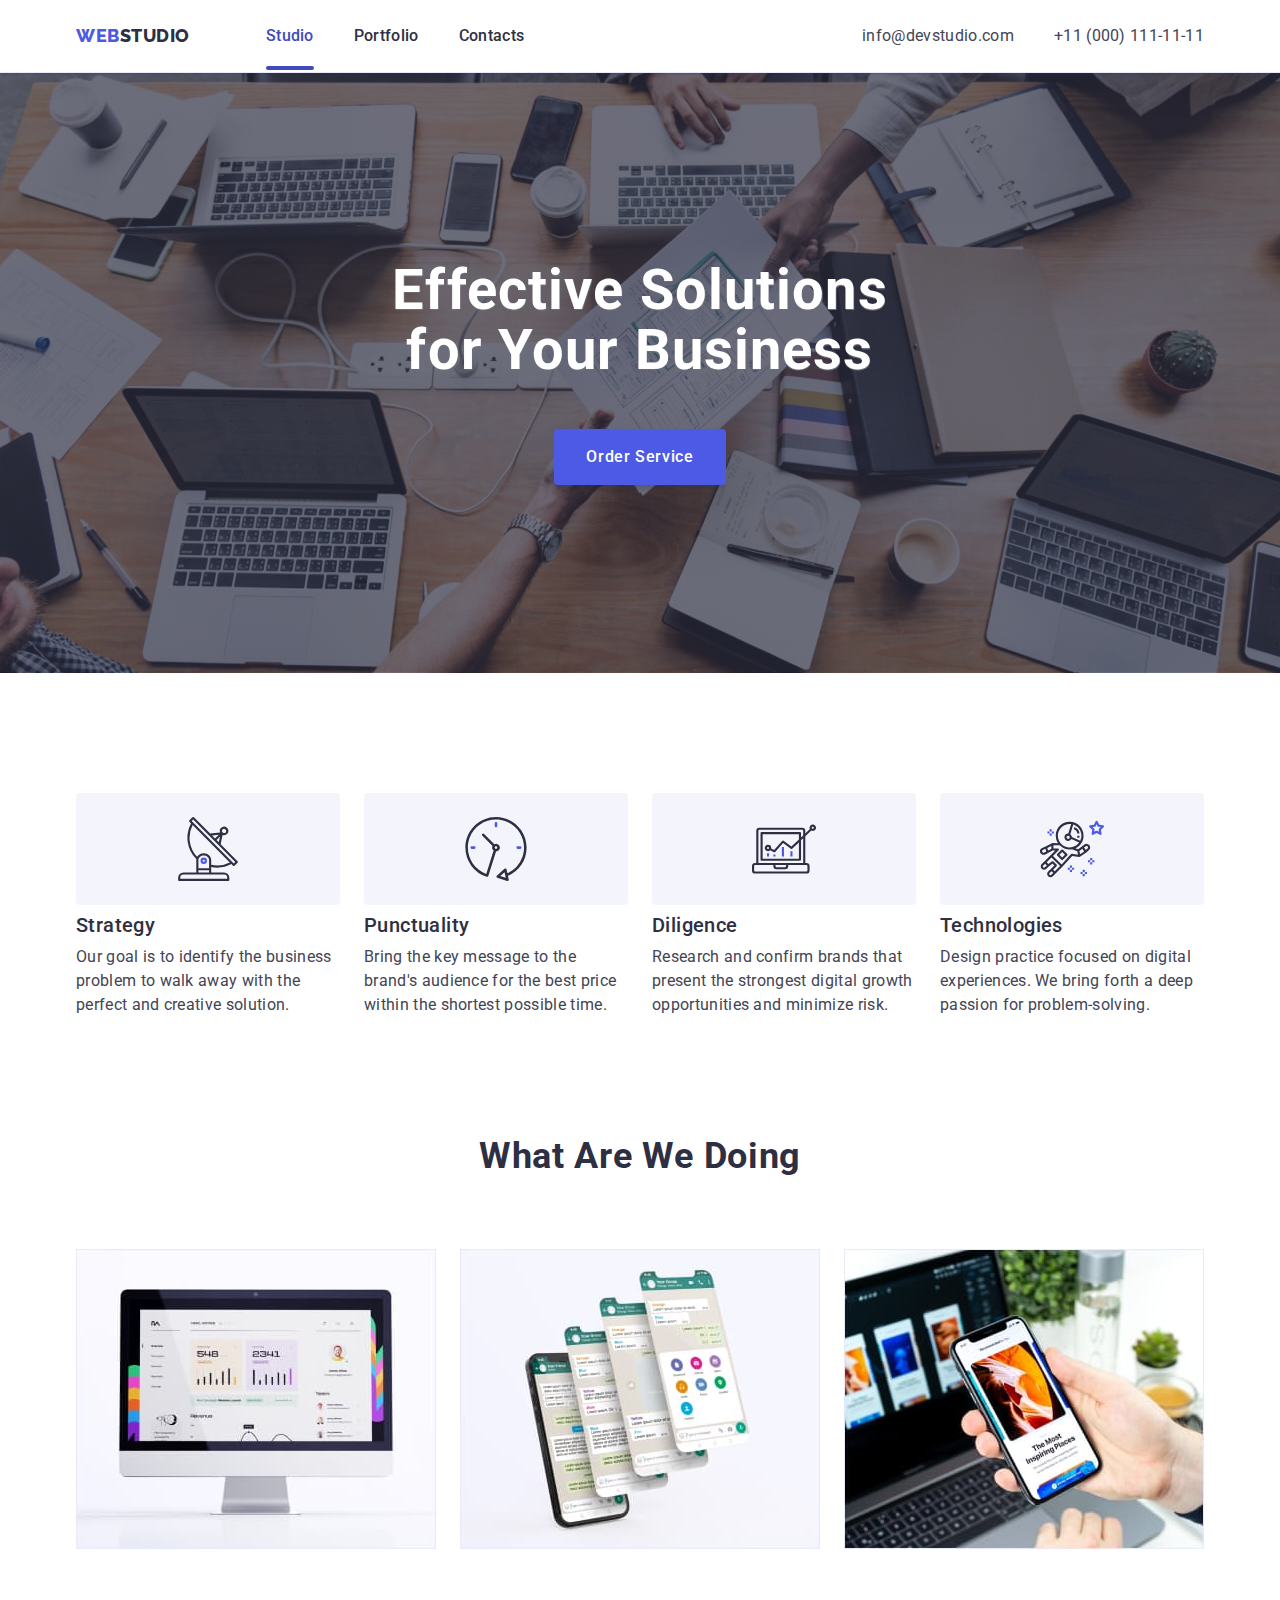
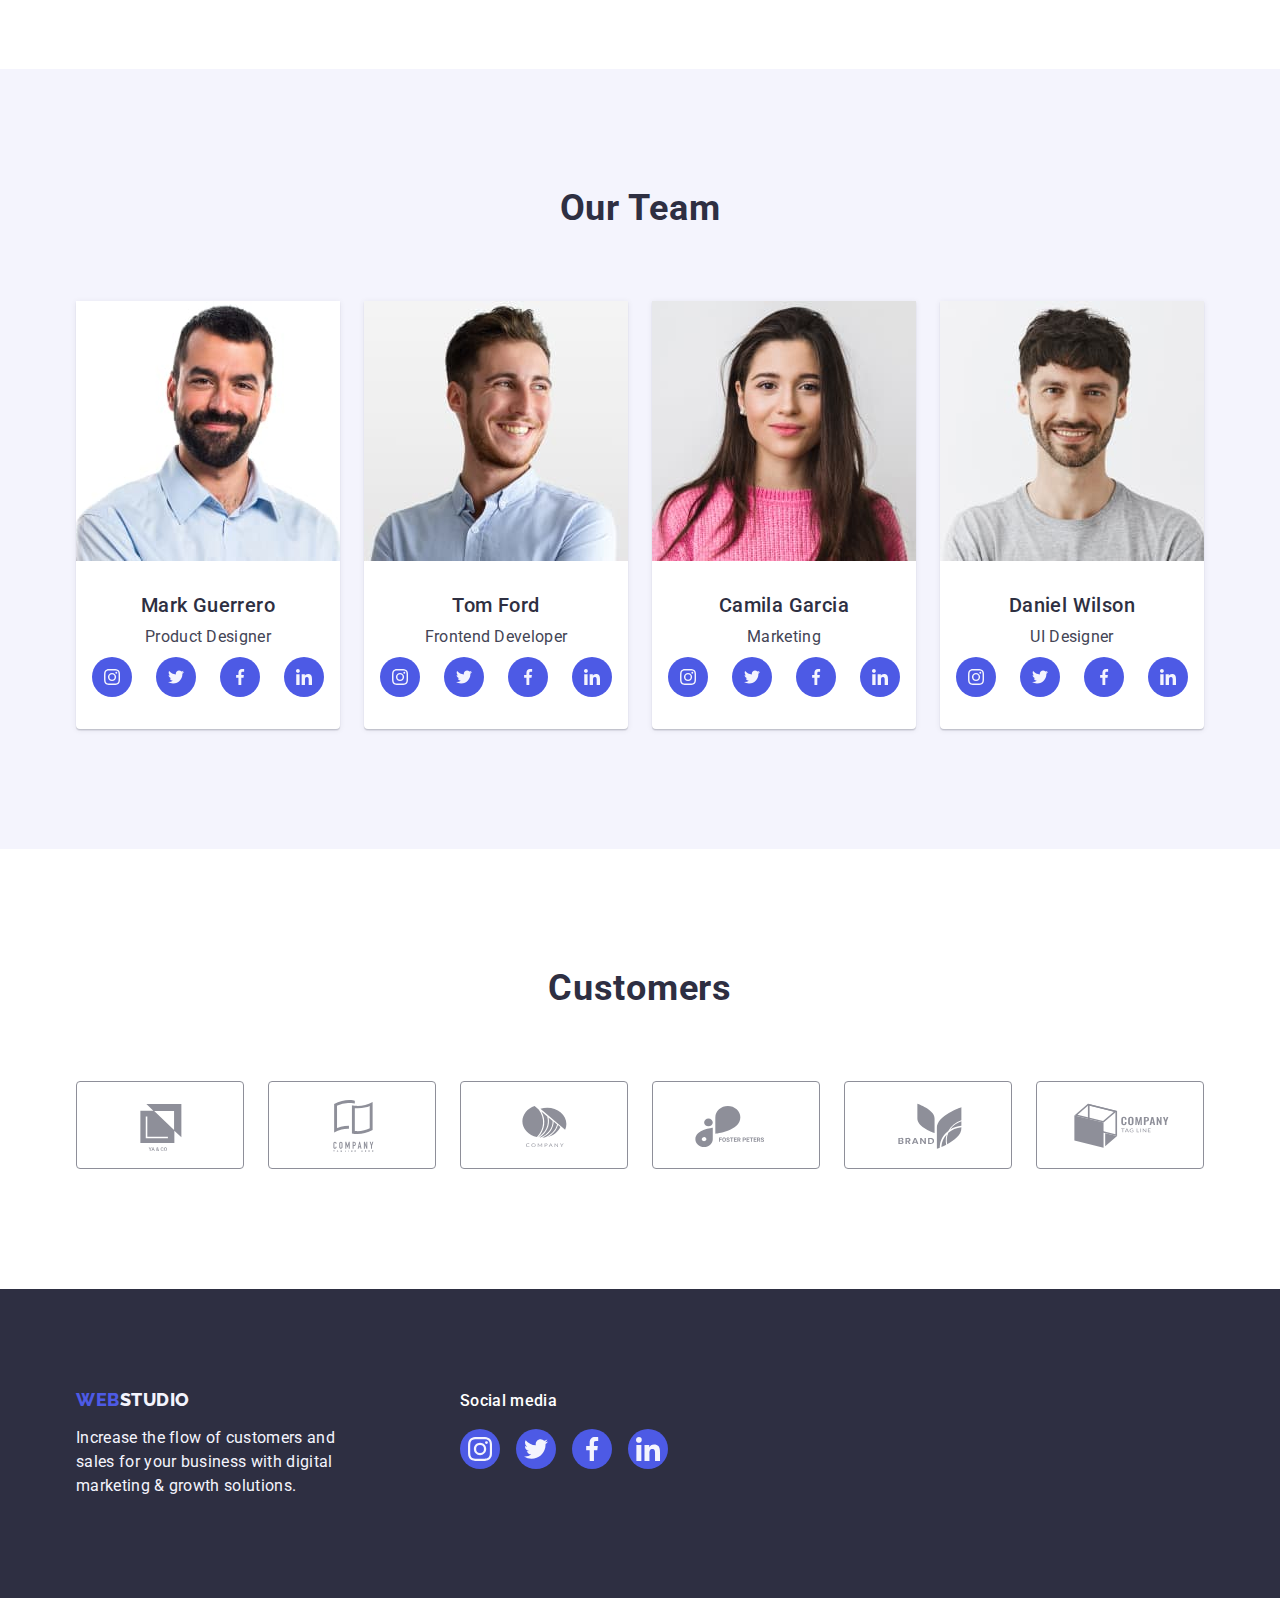
<file: index.html>
<!DOCTYPE html>
<html lang="en">
  <head>
    <meta charset="UTF-8" />
    <meta name="viewport" content="width=device-width, initial-scale=1.0" />
    <title>Effective Solutions for Your Business</title>
    <!-- FONTS -->
    <link rel="preconnect" href="https://fonts.googleapis.com" />
    <link rel="preconnect" href="https://fonts.gstatic.com" crossorigin />
    <link
      href="https://fonts.googleapis.com/css2?family=Raleway:wght@800&family=Roboto:wght@400;500;700;900&display=swap"
      rel="stylesheet"
    />
    <link
      rel="stylesheet"
      href="https://cdnjs.cloudflare.com/ajax/libs/modern-normalize/2.0.0/modern-normalize.min.css"
      integrity="sha512-4xo8blKMVCiXpTaLzQSLSw3KFOVPWhm/TRtuPVc4WG6kUgjH6J03IBuG7JZPkcWMxJ5huwaBpOpnwYElP/m6wg=="
      crossorigin="anonymous"
      referrerpolicy="no-referrer"
    />
    <link
      rel="stylesheet"
      href="https://cdnjs.cloudflare.com/ajax/libs/modern-normalize/2.0.0/modern-normalize.min.css"
      integrity="sha512-4xo8blKMVCiXpTaLzQSLSw3KFOVPWhm/TRtuPVc4WG6kUgjH6J03IBuG7JZPkcWMxJ5huwaBpOpnwYElP/m6wg=="
      crossorigin="anonymous"
      referrerpolicy="no-referrer"
    />
    <!-- MODERN-NORMALIZE -->
    <link
      rel="stylesheet"
      href="https://cdnjs.cloudflare.com/ajax/libs/modern-normalize/2.0.0/modern-normalize.min.css"
      integrity="sha512-4xo8blKMVCiXpTaLzQSLSw3KFOVPWhm/TRtuPVc4WG6kUgjH6J03IBuG7JZPkcWMxJ5huwaBpOpnwYElP/m6wg=="
      crossorigin="anonymous"
      referrerpolicy="no-referrer"
    />
    <!-- MAIN CSS -->
    <link rel="stylesheet" href="./css/styles.css" />
  </head>
  <body>
    <!-- HEADER -->
    <header id="header" class="header">
      <div class="container flex-content">
        <nav class="main-nav">
          <a href="./index.html" class="logo link"
            >Web<span class="header-logo-span">Studio</span></a
          >
          <ul class="menu list">
            <li class="menu-link">
              <a href="./index.html" class="menu-link-det link current"
                >Studio</a
              >
            </li>
            <li class="menu-link">
              <a href="./portfolio.html" class="menu-link-det link"
                >Portfolio</a
              >
            </li>
            <li class="menu-link">
              <a href="" class="menu-link-det link">Contacts</a>
            </li>
          </ul>
        </nav>
        <address class="adress">
          <ul class="adress-list list">
            <li class="adress-link">
              <a href="mailto:info@devstudio.com" class="adress-hover link"
                >info@devstudio.com</a
              >
            </li>
            <li class="adress-link">
              <a href="tel:+110001111111" class="link adress-hover"
                >+11 (000) 111-11-11</a
              >
            </li>
          </ul>
        </address>
      </div>
    </header>
    <!-- /HEADER -->
    <main>
      <!-- HERO -->
      <section class="hero">
        <div class="container">
          <h1 class="hero-title">Effective Solutions for Your Business</h1>
          <button type="button" class="hero-btn" data-modal-open>
            Order Service
          </button>
        </div>
      </section>
      <!-- /HERO -->
      <!-- ABOUT -->
      <section class="about">
        <div class="container">
          <h2 class="about-main-title section-title visually-hidden">About</h2>
          <ul class="about-main-list list">
            <li class="about-list">
              <div class="about-list-wrapper">
                <svg class="about-list-icon" width="64" height="64">
                  <use href="./images/icons.svg#icon-antenna"></use>
                </svg>
              </div>
              <h3 class="about-title title-name">Strategy</h3>
              <p class="about-text text">
                Our goal is to identify the business problem to walk away with
                the perfect and creative solution.
              </p>
            </li>
            <li class="about-list">
              <div class="about-list-wrapper">
                <svg class="about-list-icon" width="64" height="64">
                  <use href="./images/icons.svg#icon-clock"></use>
                </svg>
              </div>
              <h3 class="about-title title-name">Punctuality</h3>
              <p class="about-text text">
                Bring the key message to the brand's audience for the best price
                within the shortest possible time.
              </p>
            </li>
            <li class="about-list">
              <div class="about-list-wrapper">
                <svg class="about-list-icon" width="64" height="64">
                  <use href="./images/icons.svg#icon-diagram"></use>
                </svg>
              </div>
              <h3 class="about-title title-name">Diligence</h3>
              <p class="about-text text">
                Research and confirm brands that present the strongest digital
                growth opportunities and minimize risk.
              </p>
            </li>
            <li class="about-list">
              <div class="about-list-wrapper">
                <svg class="about-list-icon" width="64" height="64">
                  <use href="./images/icons.svg#icon-astronaut"></use>
                </svg>
              </div>
              <h3 class="about-title title-name">Technologies</h3>
              <p class="about-text text">
                Design practice focused on digital experiences. We bring forth a
                deep passion for problem-solving.
              </p>
            </li>
          </ul>
        </div>
      </section>
      <!-- /ABOUT -->
      <!-- WHAT -->
      <section class="what">
        <div class="container">
          <h2 class="what-main-title section-title">What are we doing</h2>
          <ul class="what-main list">
            <li class="what-list">
              <img
                src="./images/doin/computer.jpg"
                alt="computer"
                width="360"
                height="300"
              />
            </li>
            <li class="what-list">
              <img
                src="./images/doin/phone.jpg"
                alt="phone"
                width="360"
                height="300"
              />
            </li>
            <li class="what-list">
              <img
                src="./images/doin/info.jpg"
                alt="computer and phone"
                width="360"
                height="300"
              />
            </li>
          </ul>
        </div>
      </section>
      <!-- /WHAT -->
      <!-- TEAM -->
      <section class="team">
        <div class="container">
          <h2 class="team-main-title section-title">Our Team</h2>
          <ul class="team-main-list list">
            <li class="team-list">
              <img
                src="./images/team/guerrero.jpg"
                alt="Mark Guerrero"
                width="264"
                height="260"
                class="team-img"
              />
              <div class="team-wrap">
                <h3 class="team-title title-name">Mark Guerrero</h3>
                <p class="team-text text">Product Designer</p>
                <ul class="team-social">
                  <li class="team-social-list list">
                    <a href="" class="team-social-link">
                      <svg class="team-social-icon" width="16" height="16">
                        <use href="./images/icons.svg#icon-instagram"></use>
                      </svg>
                    </a>
                  </li>
                  <li class="team-social-list list">
                    <a href="" class="team-social-link">
                      <svg class="team-social-icon" width="16" height="16">
                        <use href="./images/icons.svg#icon-twitter"></use>
                      </svg>
                    </a>
                  </li>
                  <li class="team-social-list list">
                    <a href="" class="team-social-link">
                      <svg class="team-social-icon" width="16" height="16">
                        <use href="./images/icons.svg#icon-facebook"></use>
                      </svg>
                    </a>
                  </li>
                  <li class="team-social-list list">
                    <a href="" class="team-social-link">
                      <svg class="team-social-icon" width="16" height="16">
                        <use href="./images/icons.svg#icon-linkedin"></use>
                      </svg>
                    </a>
                  </li>
                </ul>
              </div>
            </li>
            <li class="team-list">
              <img
                src="./images/team/ford.jpg"
                alt="Tom Ford"
                width="264"
                height="260"
                class="team-img"
              />
              <div class="team-wrap">
                <h3 class="team-title title-name">Tom Ford</h3>
                <p class="team-text text">Frontend Developer</p>
                <ul class="team-social">
                  <li class="team-social-list list">
                    <a href="" class="team-social-link">
                      <svg class="team-social-icon" width="16" height="16">
                        <use href="./images/icons.svg#icon-instagram"></use>
                      </svg>
                    </a>
                  </li>
                  <li class="team-social-list list">
                    <a href="" class="team-social-link">
                      <svg class="team-social-icon" width="16" height="16">
                        <use href="./images/icons.svg#icon-twitter"></use>
                      </svg>
                    </a>
                  </li>
                  <li class="team-social-list list">
                    <a href="" class="team-social-link">
                      <svg class="team-social-icon" width="16" height="16">
                        <use href="./images/icons.svg#icon-facebook"></use>
                      </svg>
                    </a>
                  </li>
                  <li class="team-social-list list">
                    <a href="" class="team-social-link">
                      <svg class="team-social-icon" width="16" height="16">
                        <use href="./images/icons.svg#icon-linkedin"></use>
                      </svg>
                    </a>
                  </li>
                </ul>
              </div>
            </li>
            <li class="team-list">
              <img
                src="./images/team/garcia.jpg"
                alt="Camila Garcia"
                width="264"
                height="260"
                class="team-img"
              />
              <div class="team-wrap">
                <h3 class="team-title title-name">Camila Garcia</h3>
                <p class="team-text text">Marketing</p>
                <ul class="team-social">
                  <li class="team-social-list list">
                    <a href="" class="team-social-link">
                      <svg class="team-social-icon" width="16" height="16">
                        <use href="./images/icons.svg#icon-instagram"></use>
                      </svg>
                    </a>
                  </li>
                  <li class="team-social-list list">
                    <a href="" class="team-social-link">
                      <svg class="team-social-icon" width="16" height="16">
                        <use href="./images/icons.svg#icon-twitter"></use>
                      </svg>
                    </a>
                  </li>
                  <li class="team-social-list list">
                    <a href="" class="team-social-link">
                      <svg class="team-social-icon" width="16" height="16">
                        <use href="./images/icons.svg#icon-facebook"></use>
                      </svg>
                    </a>
                  </li>
                  <li class="team-social-list list">
                    <a href="" class="team-social-link">
                      <svg class="team-social-icon" width="16" height="16">
                        <use href="./images/icons.svg#icon-linkedin"></use>
                      </svg>
                    </a>
                  </li>
                </ul>
              </div>
            </li>
            <li class="team-list">
              <img
                src="./images/team/wilson.jpg"
                alt="Daniel Wilson"
                width="264"
                height="260"
                class="team-img"
              />
              <div class="team-wrap">
                <h3 class="team-title title-name">Daniel Wilson</h3>
                <p class="team-text text">UI Designer</p>
                <ul class="team-social">
                  <li class="team-social-list list">
                    <a href="" class="team-social-link">
                      <svg class="team-social-icon" width="16" height="16">
                        <use href="./images/icons.svg#icon-instagram"></use>
                      </svg>
                    </a>
                  </li>
                  <li class="team-social-list list">
                    <a href="" class="team-social-link">
                      <svg class="team-social-icon" width="16" height="16">
                        <use href="./images/icons.svg#icon-twitter"></use>
                      </svg>
                    </a>
                  </li>
                  <li class="team-social-list list">
                    <a href="" class="team-social-link">
                      <svg class="team-social-icon" width="16" height="16">
                        <use href="./images/icons.svg#icon-facebook"></use>
                      </svg>
                    </a>
                  </li>
                  <li class="team-social-list list">
                    <a href="" class="team-social-link">
                      <svg class="team-social-icon" width="16" height="16">
                        <use href="./images/icons.svg#icon-linkedin"></use>
                      </svg>
                    </a>
                  </li>
                </ul>
              </div>
            </li>
          </ul>
        </div>
      </section>
      <!-- /TEAM -->
      <!-- CUSTOMERS -->
      <section class="customers">
        <div class="container">
          <h2 class="customers-title section-title">Customers</h2>
          <ul class="customers-wrap">
            <li class="customers-list list">
              <a href="" class="customers-link">
                <svg class="customers-link-icon" width="104" height="56">
                  <use href="./images/icons.svg#icon-yaco"></use>
                </svg>
              </a>
            </li>
            <li class="customers-list list">
              <a href="" class="customers-link">
                <svg class="customers-link-icon" width="104" height="56">
                  <use href="./images/icons.svg#icon-tagline"></use>
                </svg>
              </a>
            </li>
            <li class="customers-list list">
              <a href="" class="customers-link">
                <svg class="customers-link-icon" width="104" height="56">
                  <use href="./images/icons.svg#icon-circluco"></use>
                </svg>
              </a>
            </li>
            <li class="customers-list list">
              <a href="" class="customers-link">
                <svg class="customers-link-icon" width="104" height="56">
                  <use href="./images/icons.svg#icon-foster"></use>
                </svg>
              </a>
            </li>
            <li class="customers-list list">
              <a href="" class="customers-link">
                <svg class="customers-link-icon" width="104" height="56">
                  <use href="./images/icons.svg#icon-brand"></use>
                </svg>
              </a>
            </li>
            <li class="customers-list list">
              <a href="" class="customers-link">
                <svg class="customers-link-icon" width="104" height="56">
                  <use href="./images/icons.svg#icon-companytag"></use>
                </svg>
              </a>
            </li>
          </ul>
        </div>
      </section>
      <!-- /CUSTOMERS -->
    </main>
    <!-- FOOTER -->
    <footer id="footer" class="footer">
      <div class="container footer-container">
        <div class="footer-content">
          <a href="./index.html" class="footer-logo logo link"
            >Web<span class="footer-span-logo">Studio</span></a
          >
          <p class="footer-text text">
            Increase the flow of customers and sales for your business with
            digital marketing & growth solutions.
          </p>
        </div>
        <div class="footer-social">
          <p class="footer-social-text">Social media</p>
          <ul class="footer-social-wrap">
            <li class="icons-social-list list">
              <a href="" class="footer-social-link">
                <svg class="team-social-icon" width="24" height="24">
                  <use href="./images/icons.svg#icon-instagram"></use>
                </svg>
              </a>
            </li>
            <li class="icons-social-list list">
              <a href="" class="footer-social-link">
                <svg class="team-social-icon" width="24" height="24">
                  <use href="./images/icons.svg#icon-twitter"></use>
                </svg>
              </a>
            </li>
            <li class="icons-social-list list">
              <a href="" class="footer-social-link">
                <svg class="team-social-icon" width="24" height="24">
                  <use href="./images/icons.svg#icon-facebook"></use>
                </svg>
              </a>
            </li>
            <li class="icons-social-list list">
              <a href="" class="footer-social-link">
                <svg class="team-social-icon" width="24" height="24">
                  <use href="./images/icons.svg#icon-linkedin"></use>
                </svg>
              </a>
            </li>
          </ul>
        </div>
      </div>
    </footer>
    <!-- MODAL WINDOW -->
    <div class="backdrop is-hidden" data-modal>
      <div class="modal">
        <button type="button" class="modal-btn" data-modal-close>
          <svg class="modal-btn-icon" width="8" height="8">
            <use href="./images/icons.svg#icon-close"></use>
          </svg>
        </button>
      </div>
    </div>
    <!-- /MODAL WINDOW -->
    <!-- /FOOTER -->
    <script src="./js/modal.js"></script>
  </body>
</html>
</file>
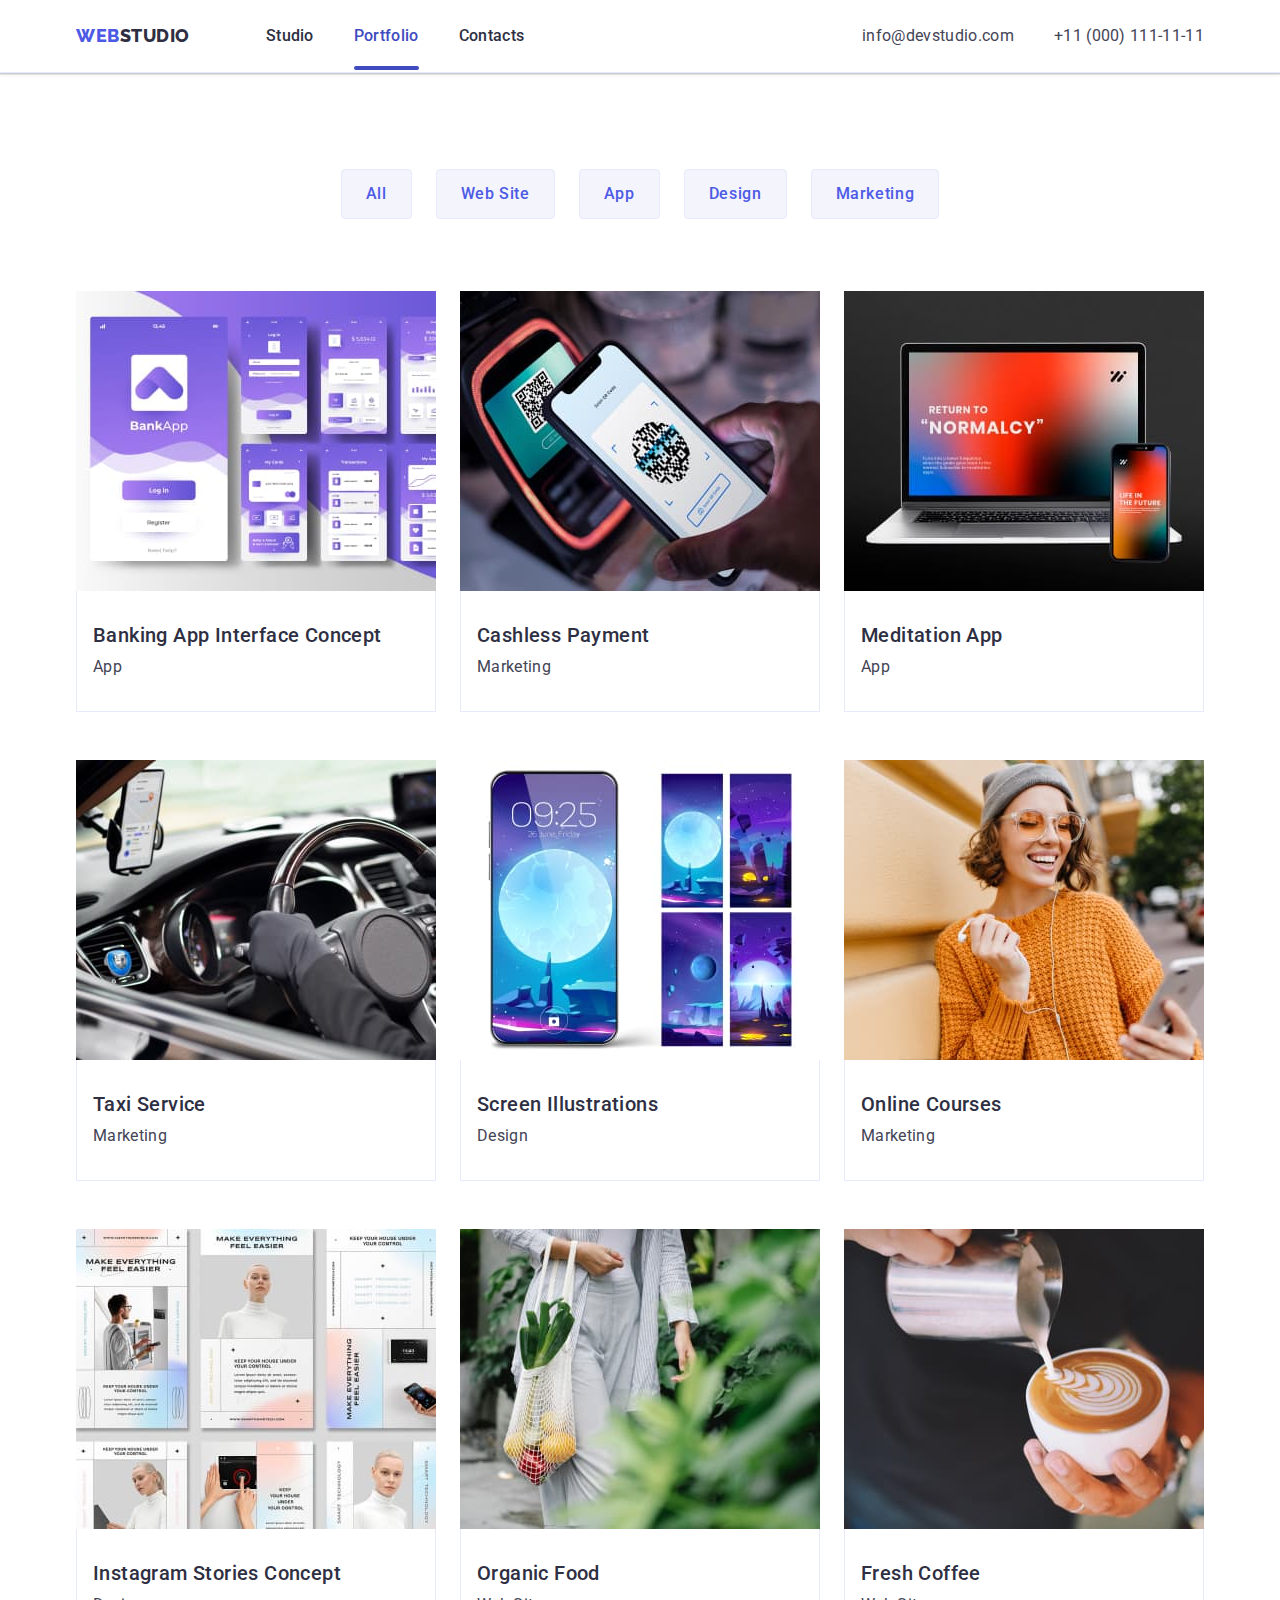
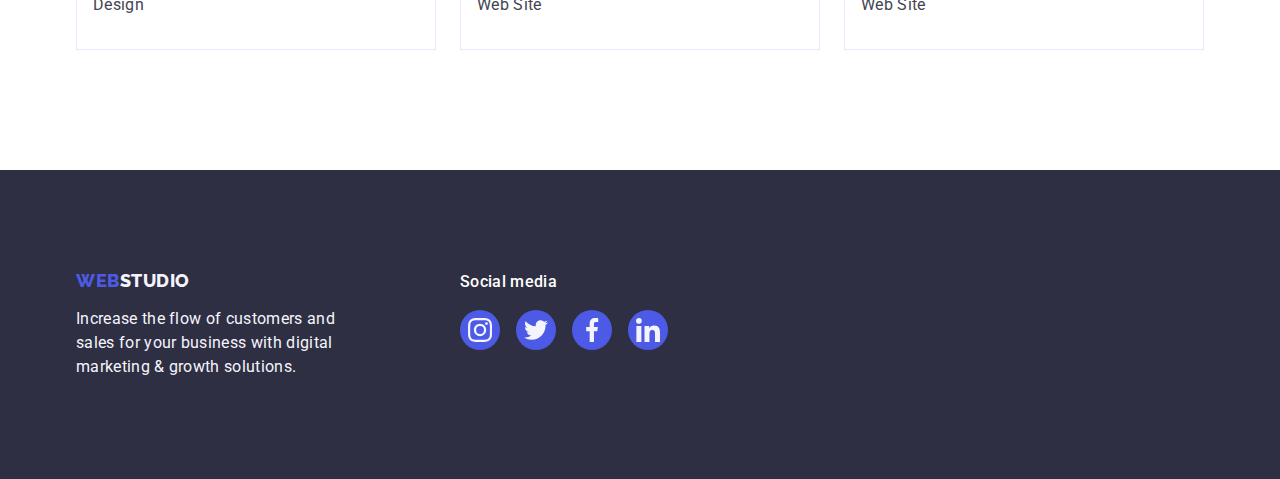
<file: portfolio.html>
<!DOCTYPE html>
<html lang="en">
  <head>
    <meta charset="UTF-8" />
    <meta name="viewport" content="width=device-width, initial-scale=1.0" />
    <title>Effective Solutions for Your Business</title>
    <!-- FONTS -->
    <link rel="preconnect" href="https://fonts.googleapis.com" />
    <link rel="preconnect" href="https://fonts.gstatic.com" crossorigin />
    <link
      href="https://fonts.googleapis.com/css2?family=Raleway:wght@800&family=Roboto:wght@400;500;700;900&display=swap"
      rel="stylesheet"
    />
    <!-- MODERN-NORMALIZE -->
    <link
      rel="stylesheet"
      href="https://cdnjs.cloudflare.com/ajax/libs/modern-normalize/2.0.0/modern-normalize.min.css"
      integrity="sha512-4xo8blKMVCiXpTaLzQSLSw3KFOVPWhm/TRtuPVc4WG6kUgjH6J03IBuG7JZPkcWMxJ5huwaBpOpnwYElP/m6wg=="
      crossorigin="anonymous"
      referrerpolicy="no-referrer"
    />
    <!-- MAIN CSS -->
    <link rel="stylesheet" href="./css/styles.css" />
  </head>
  <body>
    <!-- HEADER -->
    <header id="header" class="header">
      <div class="container flex-content">
        <nav class="main-nav">
          <a href="./index.html" class="logo link"
            >Web<span class="header-logo-span">Studio</span></a
          >
          <ul class="menu list">
            <li class="menu-link">
              <a href="./index.html" class="menu-link-det link">Studio</a>
            </li>
            <li class="menu-link">
              <a href="./portfolio.html" class="menu-link-det link current"
                >Portfolio</a
              >
            </li>
            <li class="menu-link">
              <a href="" class="menu-link-det link">Contacts</a>
            </li>
          </ul>
        </nav>
        <address class="adress">
          <ul class="adress-list list">
            <li class="adress-link">
              <a href="mailto:info@devstudio.com" class="adress-hover link"
                >info@devstudio.com</a
              >
            </li>
            <li class="adress-link">
              <a href="tel:+110001111111" class="link adress-hover"
                >+11 (000) 111-11-11</a
              >
            </li>
          </ul>
        </address>
      </div>
    </header>
    <!-- /HEADER -->
    <!-- PORTFOLIO -->
    <main>
      <section class="portfolio">
        <div class="container">
          <h1 class="portfolio-main-title visually-hidden">Portfolio</h1>
          <ul class="portfolio-nav list">
            <li class="portfolio-list">
              <button type="button" class="portfolio-btn">All</button>
            </li>
            <li class="portfolio-list">
              <button type="button" class="portfolio-btn">Web Site</button>
            </li>
            <li class="portfolio-list">
              <button type="button" class="portfolio-btn">App</button>
            </li>
            <li class="portfolio-list">
              <button type="button" class="portfolio-btn">Design</button>
            </li>
            <li class="portfolio-list">
              <button type="button" class="portfolio-btn">Marketing</button>
            </li>
          </ul>
          <ul class="portfolio-works list">
            <li class="portfolio-works-list">
              <a href="" class="portfolio-works-link link">
                <div class="overlay-wrap">
                  <img
                    src="./images/portfolio/bank.jpg"
                    alt="Banking App Interface Concept"
                    class="portfolio-img"
                    width="360"
                    height="300"
                  />
                  <p class="overlay-text">
                    14 Stylish and User-Friendly App Design Concepts · Task
                    Manager App · Calorie Tracker App · Exotic Fruit Ecommerce
                    App · Cloud Storage App
                  </p>
                </div>
                <div class="portfolio-div">
                  <h2 class="portfolio-title">Banking App Interface Concept</h2>
                  <p class="portfolio-text text">App</p>
                </div>
              </a>
            </li>
            <li class="portfolio-works-list">
              <a href="" class="portfolio-works-link link">
                <div class="overlay-wrap">
                  <img
                    src="./images/portfolio/cash.jpg"
                    alt="Cashless Payment"
                    class="portfolio-img"
                    width="360"
                    height="300"
                  />
                  <p class="overlay-text">
                    14 Stylish and User-Friendly App Design Concepts · Task
                    Manager App · Calorie Tracker App · Exotic Fruit Ecommerce
                    App · Cloud Storage App
                  </p>
                </div>
                <div class="portfolio-div">
                  <h2 class="portfolio-title">Cashless Payment</h2>
                  <p class="portfolio-text text">Marketing</p>
                </div>
              </a>
            </li>
            <li class="portfolio-works-list">
              <a href="" class="portfolio-works-link link">
                <div class="overlay-wrap">
                  <img
                    src="./images/portfolio/maditation.jpg"
                    alt="Meditation App"
                    class="portfolio-img"
                    width="360"
                    height="300"
                  />
                  <p class="overlay-text">
                    14 Stylish and User-Friendly App Design Concepts · Task
                    Manager App · Calorie Tracker App · Exotic Fruit Ecommerce
                    App · Cloud Storage App
                  </p>
                </div>
                <div class="portfolio-div">
                  <h2 class="portfolio-title">Meditation App</h2>
                  <p class="portfolio-text text">App</p>
                </div>
              </a>
            </li>
            <li class="portfolio-works-list">
              <a href="" class="portfolio-works-link link">
                <div class="overlay-wrap">
                  <img
                    src="./images/portfolio/taxi.jpg"
                    alt="Taxi Service"
                    class="portfolio-img"
                    width="360"
                    height="300"
                  />
                  <p class="overlay-text">
                    14 Stylish and User-Friendly App Design Concepts · Task
                    Manager App · Calorie Tracker App · Exotic Fruit Ecommerce
                    App · Cloud Storage App
                  </p>
                </div>
                <div class="portfolio-div">
                  <h2 class="portfolio-title">Taxi Service</h2>
                  <p class="portfolio-text text">Marketing</p>
                </div>
              </a>
            </li>
            <li class="portfolio-works-list">
              <a href="" class="portfolio-works-link link">
                <div class="overlay-wrap">
                  <img
                    src="./images/portfolio/screen.jpg"
                    alt="Screen Illustrations"
                    class="portfolio-img"
                    width="360"
                    height="300"
                  />
                  <p class="overlay-text">
                    14 Stylish and User-Friendly App Design Concepts · Task
                    Manager App · Calorie Tracker App · Exotic Fruit Ecommerce
                    App · Cloud Storage App
                  </p>
                </div>
                <div class="portfolio-div">
                  <h2 class="portfolio-title">Screen Illustrations</h2>
                  <p class="portfolio-text text">Design</p>
                </div>
              </a>
            </li>
            <li class="portfolio-works-list">
              <a href="" class="portfolio-works-link link">
                <div class="overlay-wrap">
                  <img
                    src="./images/portfolio/courses.jpg"
                    alt="Online Courses"
                    class="portfolio-img"
                    width="360"
                    height="300"
                  />
                  <p class="overlay-text">
                    14 Stylish and User-Friendly App Design Concepts · Task
                    Manager App · Calorie Tracker App · Exotic Fruit Ecommerce
                    App · Cloud Storage App
                  </p>
                </div>
                <div class="portfolio-div">
                  <h2 class="portfolio-title">Online Courses</h2>
                  <p class="portfolio-text text">Marketing</p>
                </div>
              </a>
            </li>
            <li class="portfolio-works-list">
              <a href="" class="portfolio-works-link link">
                <div class="overlay-wrap">
                  <img
                    src="./images/portfolio/stories.jpg"
                    alt="Instagram Stories Concept"
                    class="portfolio-img"
                    width="360"
                    height="300"
                  />
                  <p class="overlay-text">
                    14 Stylish and User-Friendly App Design Concepts · Task
                    Manager App · Calorie Tracker App · Exotic Fruit Ecommerce
                    App · Cloud Storage App
                  </p>
                </div>
                <div class="portfolio-div">
                  <h2 class="portfolio-title">Instagram Stories Concept</h2>
                  <p class="portfolio-text text">Design</p>
                </div>
              </a>
            </li>
            <li class="portfolio-works-list">
              <a href="" class="portfolio-works-link link">
                <div class="overlay-wrap">
                  <img
                    src="./images/portfolio/food.jpg"
                    alt="Organic Food"
                    class="portfolio-img"
                    width="360"
                    height="300"
                  />
                  <p class="overlay-text">
                    14 Stylish and User-Friendly App Design Concepts · Task
                    Manager App · Calorie Tracker App · Exotic Fruit Ecommerce
                    App · Cloud Storage App
                  </p>
                </div>
                <div class="portfolio-div">
                  <h2 class="portfolio-title">Organic Food</h2>
                  <p class="portfolio-text text">Web Site</p>
                </div>
              </a>
            </li>
            <li class="portfolio-works-list">
              <a href="" class="portfolio-works-link link">
                <div class="overlay-wrap">
                  <img
                    src="./images/portfolio/coffee.jpg"
                    alt="Fresh Coffee"
                    class="portfolio-img"
                    width="360"
                    height="300"
                  />
                  <p class="overlay-text">
                    14 Stylish and User-Friendly App Design Concepts · Task
                    Manager App · Calorie Tracker App · Exotic Fruit Ecommerce
                    App · Cloud Storage App
                  </p>
                </div>
                <div class="portfolio-div">
                  <h2 class="portfolio-title">Fresh Coffee</h2>
                  <p class="portfolio-text text">Web Site</p>
                </div>
              </a>
            </li>
          </ul>
        </div>
      </section>
    </main>
    <!-- /PORTFOLIO -->
    <!-- FOOTER -->
    <footer id="footer" class="footer">
      <div class="container footer-container">
        <div class="footer-content">
          <a href="./index.html" class="footer-logo logo link"
            >Web<span class="footer-span-logo">Studio</span></a
          >
          <p class="footer-text text">
            Increase the flow of customers and sales for your business with
            digital marketing & growth solutions.
          </p>
        </div>
        <div class="footer-social">
          <p class="footer-social-text">Social media</p>
          <ul class="footer-social-wrap">
            <li class="icons-social-list list">
              <a href="" class="footer-social-link">
                <svg class="team-social-icon" width="24" height="24">
                  <use href="./images/icons.svg#icon-instagram"></use>
                </svg>
              </a>
            </li>
            <li class="icons-social-list list">
              <a href="" class="footer-social-link">
                <svg class="team-social-icon" width="24" height="24">
                  <use href="./images/icons.svg#icon-twitter"></use>
                </svg>
              </a>
            </li>
            <li class="icons-social-list list">
              <a href="" class="footer-social-link">
                <svg class="team-social-icon" width="24" height="24">
                  <use href="./images/icons.svg#icon-facebook"></use>
                </svg>
              </a>
            </li>
            <li class="icons-social-list list">
              <a href="" class="footer-social-link">
                <svg class="team-social-icon" width="24" height="24">
                  <use href="./images/icons.svg#icon-linkedin"></use>
                </svg>
              </a>
            </li>
          </ul>
        </div>
      </div>
    </footer>
    <!-- /FOOTER -->
    <script src="./js/modal.js"></script>
  </body>
</html>
</file>
<file: css/styles.css>
:root {
  --primary-font: 'Roboto', sans-serif;
  --title-color: #2e2f42;
  --text-color: #434455;
  --main-background-color: #4d5ae5;
  --link-hover: #404bbf;
  --link-gray: #8e8f99;
  --link-green: #31d0aa;
  --transition: 250ms cubic-bezier(0.4, 0, 0.2, 1);
}

*,
*::before,
*::after {
  box-sizing: border-box;
}

.list {
  list-style: none;
}

.link {
  text-decoration: none;
}

body {
  font-family: var(--primary-font);
  color: var(--text-color);
  font-size: 16px;
  background-color: #fff;
  margin: 0;
}

img {
  display: block;
}

.container {
  max-width: 1158px;
  padding: 0 15px;
  margin: 0 auto;
}

address {
  font-style: normal;
}

h1,
h2,
h3,
h4,
h5,
h6 {
  margin: 0;
  padding: 0;
}

p,
img {
  margin: 0;
  padding: 0;
}

ul {
  margin: 0;
  padding: 0;
}

button {
  cursor: pointer;
}

.visually-hidden {
  position: absolute;
  width: 1px;
  height: 1px;
  margin: -1px;
  border: 0;
  padding: 0;
  white-space: nowrap;
  clip-path: inset(100%);
  clip: rect(0 0 0 0);
  overflow: hidden;
}

/* ========== COMPONENTS ========== */

.logo {
  font-family: 'Raleway', sans-serif;
  color: var(--main-background-color);
  font-size: 18px;
  font-weight: 800;
  text-transform: uppercase;
  line-height: 1.17;
  letter-spacing: 0.54px;
  margin-right: 76px;
}

.header-logo-span {
  color: var(--title-color);
}

.section-title {
  color: var(--title-color);
  font-size: 36px;
  font-weight: 700;
  text-transform: capitalize;
  line-height: 1.11;
  letter-spacing: 0.72px;
  text-align: center;
}

.title-name {
  color: var(--title-color);
  font-size: 20px;
  font-weight: 500;
  line-height: 1.2;
  letter-spacing: 0.4px;
}

.text {
  color: var(--text-color);
  line-height: 1.5;
  letter-spacing: 0.32px;
}

/* ========== /COMPONENTS ========== */

/* ========== HEADER ========== */

.header {
  font-size: 16px;
  line-height: 1.5;
  letter-spacing: 0.32px;
  border-bottom: 1px solid #e7e9fc;
  box-shadow: 0px 2px 1px rgba(46, 47, 66, 0.08),
    0px 1px 1px rgba(46, 47, 66, 0.16), 0px 1px 6px rgba(46, 47, 66, 0.08);
}

.flex-content {
  display: flex;
  justify-content: space-between;
}

.main-nav {
  display: flex;
  align-items: center;
}

.menu {
  display: flex;
}

.menu-link-det {
  position: relative;
  color: var(--title-color);
  font-weight: 500;
  padding: 24px 0;
}

.menu-link {
  padding: 24px 0;
  position: relative;
}

.menu-link:not(:last-child) {
  margin-right: 40px;
}

.current {
  color: var(--link-hover);
  transition: color var(--transition);
}

.current::after {
  display: block;
  content: '';
  width: 100%;
  background-color: var(--link-hover);
  height: 4px;
  border-radius: 2px;
  position: absolute;
  left: 0;
  bottom: -1px;
}

.adress-list {
  display: flex;
  gap: 40px;
}

.adress-link {
  padding: 24px 0;
}

.adress-hover {
  color: var(--text-color);
}

.adress-hover {
  transition: color var(--transition);
}

.adress-hover:hover,
.adress-hover:focus {
  color: var(--link-hover);
}

/* ========== /HEADER ========== */
/* ========== HERO ========== */

.hero {
  background-color: var(--title-color);
  background-image: linear-gradient(
      rgba(46, 47, 66, 0.7),
      rgba(46, 47, 66, 0.7)
    ),
    url(../images/hero/bg.jpg);
  background-repeat: no-repeat;
  background-position: center center;
  background-size: cover;
  padding: 188px 0;
  max-width: 1440px;
  margin: 0 auto;
}

.hero-title {
  color: #fff;
  font-size: 56px;
  font-weight: 700;
  line-height: 1.07;
  letter-spacing: 1.12px;
  text-align: center;
  padding-bottom: 48px;
  max-width: 496px;
  margin: 0 auto;
}

.hero-btn {
  color: #fff;
  background-color: var(--main-background-color);
  font-size: 16px;
  font-weight: 500;
  line-height: 1.5;
  letter-spacing: 0.64px;
  font-family: var(--primary-font);
  display: block;
  margin: 0 auto;
  padding: 16px 32px;
  border-radius: 4px;
  border: 0;
  min-width: 169px;
  transition-property: background-color;
  transition-duration: 250ms;
  transition-timing-function: cubic-bezier(0.4, 0, 0.2, 1);
}

.hero-btn:hover,
.hero-btn:focus {
  cursor: pointer;
  background-color: var(--link-hover);
}
/* ========== /HERO ========== */

/* ========== MODAL WINDOW ========== */
.backdrop {
  position: fixed;
  top: 0;
  left: 0;
  background-color: rgba(46, 47, 66, 0.4);
  width: 100%;
  height: 100%;
  transition: opacity var(--transition), visibility var(--transition);
}

.modal {
  position: absolute;
  top: 50%;
  left: 50%;
  transform: translate(-50%, -50%) scale(1);
  width: 408px;
  min-height: 584px;
  background-color: #fcfcfc;
  border-radius: 4px;
  box-shadow: 0px 1px 1px rgba(0, 0, 0, 0.14), 0px 1px 3px rgba(0, 0, 0, 0.12),
    0px 2px 1px rgba(0, 0, 0, 0.2);
  transition: transform var(--transition);
}

.modal-btn {
  display: flex;
  align-items: center;
  justify-content: center;
  position: absolute;
  top: 24px;
  right: 24px;
  width: 24px;
  height: 24px;
  padding: 0;
  background: #e7e9fc;
  border-radius: 50%;
  border: 1px solid rgba(0, 0, 0, 0.1);
  transition: background-color var(--transition), border var(--transition);
}

.modal-btn:hover,
.modal-btn:focus {
  background-color: var(--link-hover);
  border: none;
  fill: #fff;
}

.modal-btn-icon {
  fill: var(--title-color);
  transition: fill var(--transition);
}

.modal-btn:hover .modal-btn-icon,
.modal-btn:focus .modal-btn-icon {
  fill: #fff;
}

.is-hidden {
  opacity: 0;
  pointer-events: none;
  visibility: hidden;
}

/* ========== /MODAL WINDOW ========== */

/* ========== ABOUT ========== */

.about {
  padding: 120px 0;
}

.about-main-list {
  display: flex;
  gap: 24px;
}

.about-title {
  margin-bottom: 8px;
}

.about-list {
  width: 264px;
}

.about-list-wrapper {
  padding: 24px 100px;
  background-color: #f4f4fd;
  border-radius: 4px;
  margin-bottom: 8px;
  display: flex;
  align-items: center;
  justify-content: center;
  height: 112px;
}

/* ========== /ABOUT ========== */

/* ========== WHAT ========== */

.what {
  padding-bottom: 120px;
}

.what-main-title {
  margin-bottom: 72px;
}

.what-main {
  display: flex;
  gap: 24px;
}

/* ========== /WHAT ========== */

/* ========== TEAM ========== */

.team {
  background-color: #f4f4fd;
  padding: 120px 0;
}

.team-main-title {
  margin-bottom: 72px;
}

.team-main-list {
  display: flex;
  gap: 24px;
}

.team-list {
  background-color: #fff;
  border-radius: 0px 0px 4px 4px;
  overflow: hidden;
  box-shadow: 0px 2px 1px 0px rgba(46, 47, 66, 0.08),
    0px 1px 1px 0px rgba(46, 47, 66, 0.16),
    0px 1px 6px 0px rgba(46, 47, 66, 0.08);
}

.team-wrap {
  padding: 32px 0;
}

.team-title {
  text-align: center;
  margin-bottom: 8px;
}

.team-text {
  text-align: center;
}

.team-social {
  display: flex;
  gap: 24px;
  margin-top: 8px;
  justify-content: center;
}

.team-social-list {
  width: 40px;
  height: 40px;
}

.team-social-link:hover,
.team-social-link:focus {
  background-color: var(--link-hover);
  transition-duration: 250ms;
  transition-timing-function: cubic-bezier(0.4, 0, 0.2, 1);
}

.team-social-link {
  width: 100%;
  height: 100%;
  background-color: var(--main-background-color);
  display: flex;
  align-items: center;
  justify-content: center;
  padding: 12px;
  transition-property: background-color;
  border-radius: 50%;
}

.team-social-icon {
  fill: #f4f4fd;
}

/* ========== /TEAM ========== */

/* ========== CUSTOMERS ========== */
.customers {
  padding: 120px 0;
}

.customers-title {
  margin-bottom: 72px;
}

.customers-wrap {
  display: flex;
  gap: 24px;
  justify-content: space-between;
}

.customers-list {
  /* border: 1px solid #8e8f99;
  border-radius: 4px;
  padding: 16px 32px;
  transition-property: border; */
  width: calc((100% - 120px) / 6);
  height: 88px;
}

.customers-link {
  width: 100%;
  height: 100%;
  border: 1px solid #8e8f99;
  border-radius: 4px;
  display: flex;
  justify-content: center;
  align-items: center;
  color: var(--link-gray);
  transition-property: color, border-color;
  transition-duration: 250ms;
  transition-timing-function: cubic-bezier(0.4, 0, 0.2, 1);
}

.customers-link-icon {
  fill: currentColor;
  transition-property: fill;
  transition-duration: 250ms;
  transition-timing-function: cubic-bezier(0.4, 0, 0.2, 1);
}

.customers-link:hover,
.customers-link:focus {
  border-color: var(--link-hover);
  color: var(--link-hover);
}

.customers-list:hover .customers-link-icon,
.customers-list:focus .customers-link-icon {
  fill: var(--link-hover);
}

/* ========== /CUSTOMERS ========== */

/* ========== PORTFOLIO ========== */

.portfolio {
  padding: 96px 0 120px 0;
}

.portfolio-nav {
  margin-bottom: 72px;
  display: flex;
  justify-content: center;
}

.portfolio-btn {
  color: var(--main-background-color);
  font-family: var(--primary-font);
  background-color: #f4f4fd;
  font-size: 16px;
  font-weight: 500;
  line-height: 1.5;
  letter-spacing: 0.64px;
  border: 1px solid #e7e9fc;
  padding: 12px 24px;
  border-radius: 4px;
  box-shadow: none;
  transition: color var(--transition), background-color var(--transition),
    border-color var(--transition), box-shadow var(--transition);
}

.portfolio-list:not(:last-child) {
  margin-right: 24px;
}

.portfolio-btn:hover,
.portfolio-btn:focus {
  background-color: var(--link-hover);
  color: #fff;
  border: 1 px solid transparent;
  box-shadow: 0px 3px 1px rgba(0, 0, 0, 0.1), 0px 2px 1px rgba(0, 0, 0, 0.08),
    0px 2px 2px rgba(0, 0, 0, 0.12);
}

.portfolio-div {
  padding: 32px 16px;
  border: 1px solid #e7e9fc;
  border-top: none;
}

.portfolio-title {
  color: var(--title-color);
  font-size: 20px;
  font-weight: 500;
  line-height: 1.2;
  letter-spacing: 0.02em;
  text-align: left;
  margin-bottom: 8px;
}

.portfolio-works {
  display: flex;
  flex-wrap: wrap;
  column-gap: 24px;
  row-gap: 48px;
}

.portfolio-works-list {
  width: calc((100% - 48px) / 3);
}

.portfolio-works-link {
  display: block;
  transition: box-shadow var(--transition);
}

.portfolio-works-link:hover,
.portfolio-works-link:focus {
  box-shadow: 0px 1px 6px rgba(46, 47, 66, 0.08),
    0px 1px 1px rgba(46, 47, 66, 0.16), 0px 2px 1px rgba(46, 47, 66, 0.08);
  transform: translateY(0%);
}

.portfolio-works-link:hover .overlay,
.portfolio-works-link:focus .overlay {
  position: absolute;
  left: 0;
  width: 100%;
  height: 100%;
}

.overlay-wrap {
  position: relative;
  overflow: hidden;
}

.overlay-text {
  position: absolute;
  top: 0;
  left: 0;
  color: #f4f4fd;
  font-size: 16px;
  font-weight: 400;
  line-height: 1.5em;
  letter-spacing: 0.02em;
  padding: 40px 32px;
  background-color: var(--main-background-color);
  width: 100%;
  height: 100%;
  transform: translateY(100%);
  transition: transform 250ms cubic-bezier(0.4, 0, 0.2, 1);
}

.portfolio-works-link:hover .overlay-text,
.portfolio-works-link:focus .overlay-text {
  transform: translateY(0%);
}

/* ========== /PORTFOLIO ========== */

/* ========== FOOTER ========== */
.footer {
  background-color: var(--title-color);
  padding: 100px 0;
}

.footer-container {
  display: flex;
  align-items: baseline;
}

.footer-content {
  margin-right: 120px;
}

.footer-logo {
  display: inline-block;
  margin-bottom: 16px;
}

.footer-span-logo {
  color: #f4f4fd;
}

.footer-text {
  color: #f4f4fd;
  width: 264px;
}

.footer-social-text {
  color: #fff;
  font-size: 16px;
  font-weight: 500;
  line-height: 1.5;
  letter-spacing: 0.32px;
  margin-bottom: 16px;
}

.footer-social-wrap {
  display: flex;
  gap: 16px;
}

.icons-social-list {
  width: 40px;
  height: 40px;
}

.footer-social-link {
  display: flex;
  align-items: center;
  justify-content: center;
  width: 100%;
  height: 100%;
  border-radius: 50%;
  background-color: var(--main-background-color);
  transition: background-color var(--transition);
}

.footer-social-link:hover,
.footer-social-link:focus {
  background-color: var(--link-green);
}

/* ========== /FOOTER ========== */
</file>
